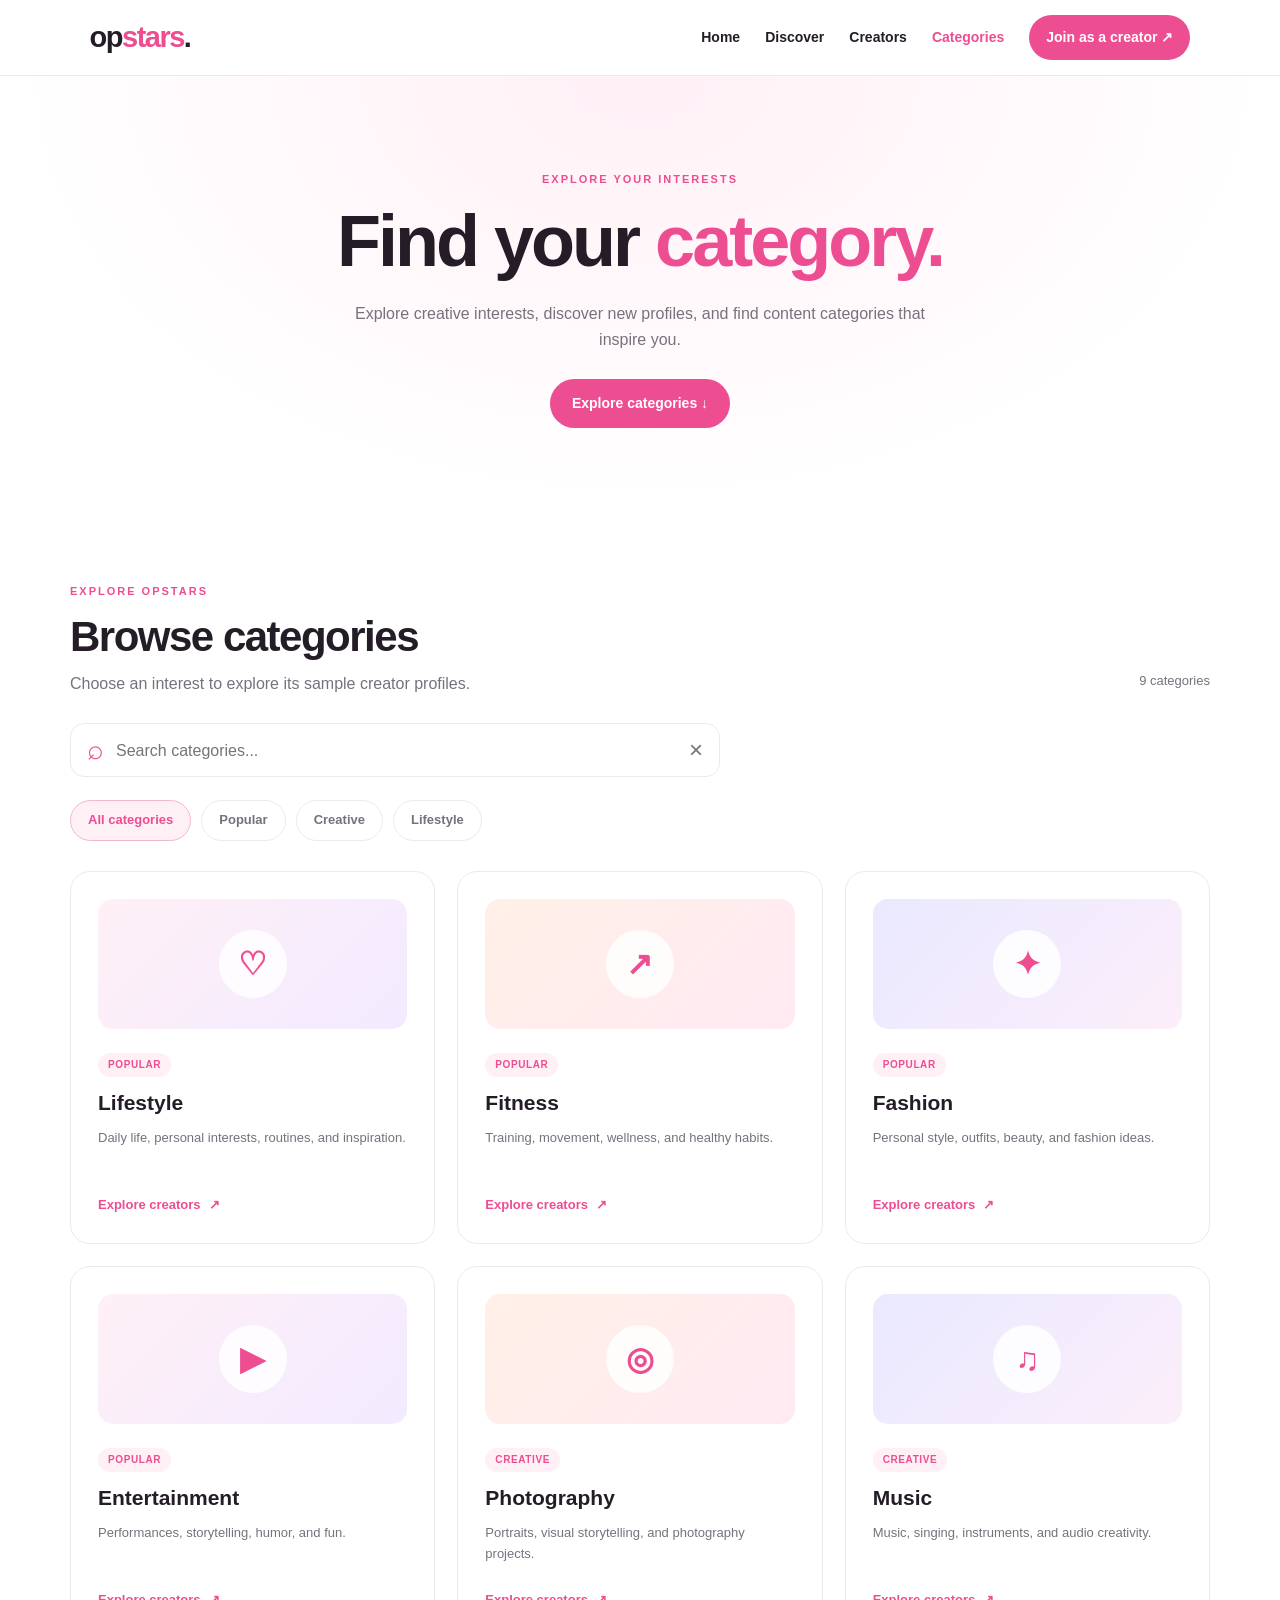
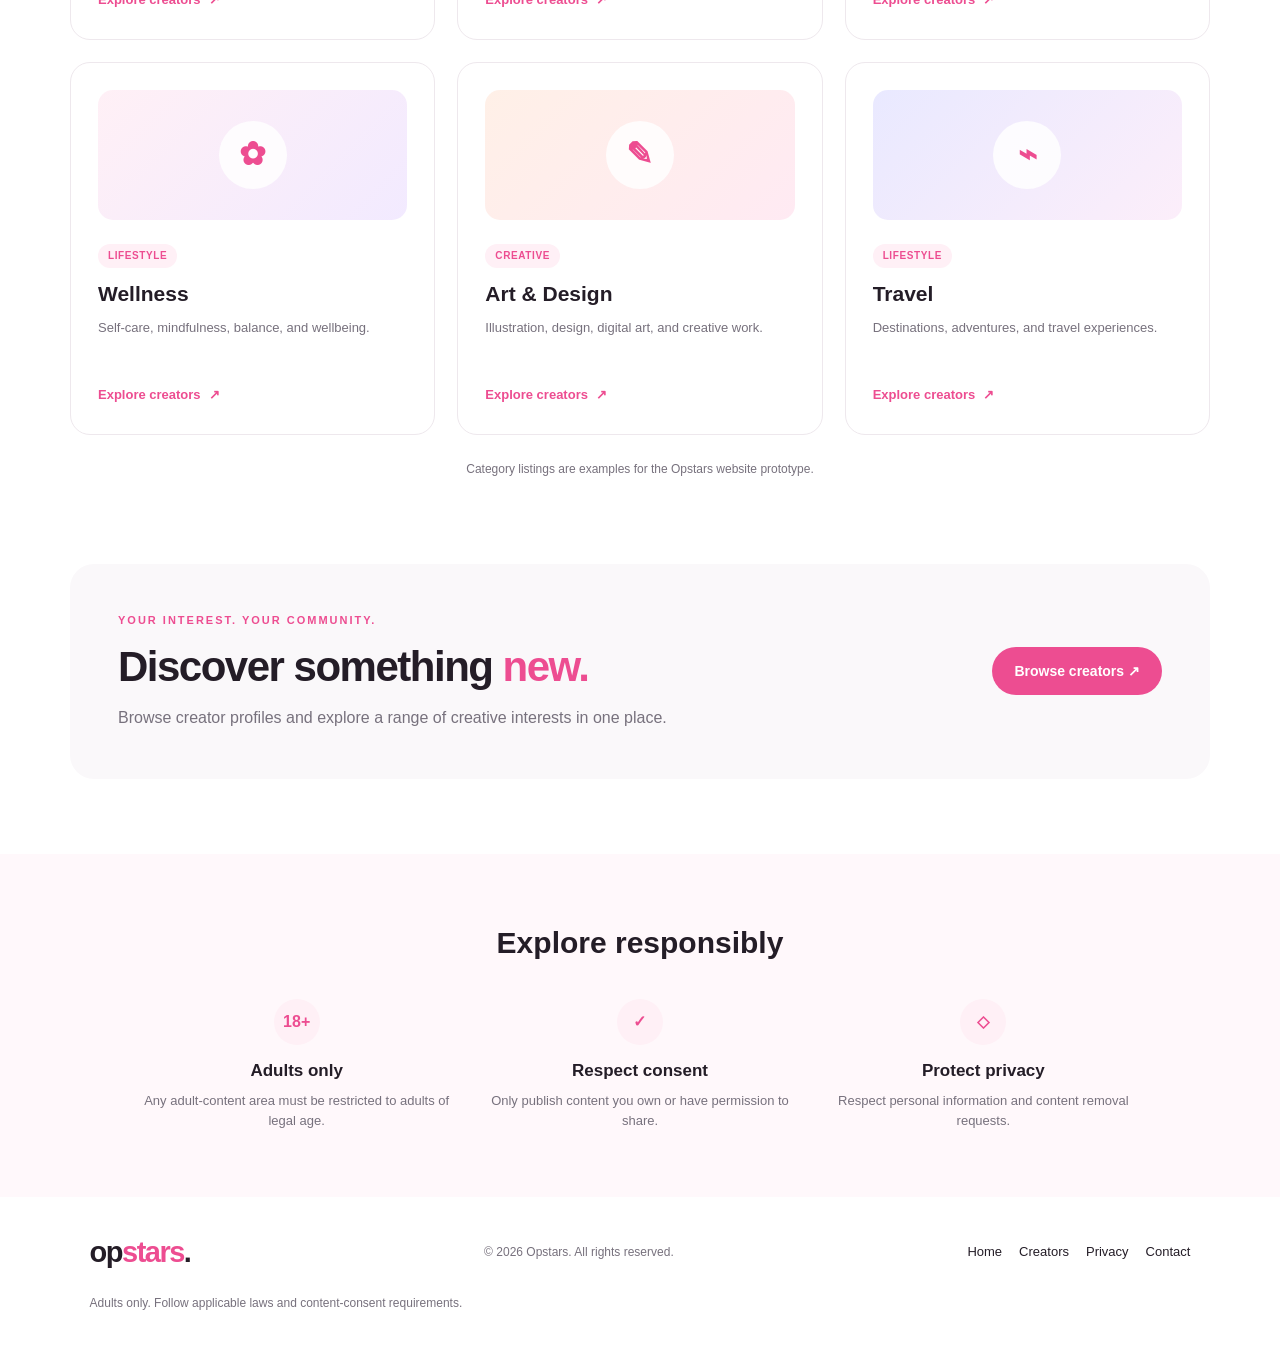
<file: categories.html>
<!DOCTYPE html>
<html lang="en">
<head>
  <meta charset="UTF-8">
  <meta name="viewport" content="width=device-width, initial-scale=1.0">
  <meta name="theme-color" content="#ffffff">
  <meta name="description" content="Explore creator categories on Opstars.">
  <title>Categories | Opstars</title>
  <link rel="stylesheet" href="categories.css">
  <script src="categories.js" defer></script>
</head>
<body>
  <header class="site-header">
    <a class="logo" href="index.html">op<span>stars</span>.</a>

    <button class="menu-toggle" id="menuToggle"
      aria-label="Toggle navigation" aria-expanded="false">☰</button>

    <nav id="mainNav">
      <a href="index.html">Home</a>
      <a href="index.html">Discover</a>
      <a href="creators.html">Creators</a>
      <a class="active" href="categories.html">Categories</a>
      <a class="join-link" href="index.html#join">Join as a creator ↗</a>
    </nav>
  </header>

  <main>
    <section class="hero">
      <p class="eyebrow">EXPLORE YOUR INTERESTS</p>
      <h1>Find your <span>category.</span></h1>
      <p>
        Explore creative interests, discover new profiles, and find
        content categories that inspire you.
      </p>
      <a href="#categoryDirectory" class="primary-button">
        Explore categories ↓
      </a>
    </section>

    <section class="category-section" id="categoryDirectory">
      <div class="section-heading">
        <div>
          <p class="eyebrow">EXPLORE OPSTARS</p>
          <h2>Browse categories</h2>
          <p>Choose an interest to explore its sample creator profiles.</p>
        </div>
        <span id="categoryCount" class="result-count">0 categories</span>
      </div>

      <label class="search-box">
        <span aria-hidden="true">⌕</span>
        <input id="categorySearch" type="search"
          placeholder="Search categories..."
          aria-label="Search categories">
        <button id="clearSearch" type="button"
          aria-label="Clear search">×</button>
      </label>

      <div class="filter-bar" aria-label="Category filters">
        <button class="filter active" data-filter="All">All categories</button>
        <button class="filter" data-filter="Popular">Popular</button>
        <button class="filter" data-filter="Creative">Creative</button>
        <button class="filter" data-filter="Lifestyle">Lifestyle</button>
      </div>

      <div class="category-grid" id="categoryGrid"></div>

      <div class="empty-state" id="emptyState" hidden>
        <div class="empty-icon">⌕</div>
        <h3>No categories found</h3>
        <p>Try a different search term or filter.</p>
        <button class="primary-button" id="resetFilters" type="button">
          Reset filters
        </button>
      </div>

      <p class="demo-note">
        Category listings are examples for the Opstars website prototype.
      </p>
    </section>

    <section class="creator-banner">
      <div>
        <p class="eyebrow">YOUR INTEREST. YOUR COMMUNITY.</p>
        <h2>Discover something <span>new.</span></h2>
        <p>
          Browse creator profiles and explore a range of creative
          interests in one place.
        </p>
      </div>
      <a href="creators.html" class="primary-button">
        Browse creators ↗
      </a>
    </section>

    <section class="safety-section">
      <h2>Explore responsibly</h2>
      <div class="safety-grid">
        <article>
          <span class="safety-icon">18+</span>
          <h3>Adults only</h3>
          <p>Any adult-content area must be restricted to adults of legal age.</p>
        </article>
        <article>
          <span class="safety-icon">✓</span>
          <h3>Respect consent</h3>
          <p>Only publish content you own or have permission to share.</p>
        </article>
        <article>
          <span class="safety-icon">◇</span>
          <h3>Protect privacy</h3>
          <p>Respect personal information and content removal requests.</p>
        </article>
      </div>
    </section>
  </main>

  <footer class="site-footer">
    <a class="logo" href="index.html">op<span>stars</span>.</a>
    <p>© <span id="year"></span> Opstars. All rights reserved.</p>
    <div class="footer-links">
      <a href="index.html">Home</a>
      <a href="creators.html">Creators</a>
      <a href="mailto:privacy@example.com">Privacy</a>
      <a href="mailto:support@example.com">Contact</a>
    </div>
    <small>Adults only. Follow applicable laws and content-consent requirements.</small>
  </footer>
</body>
</html>
</file>
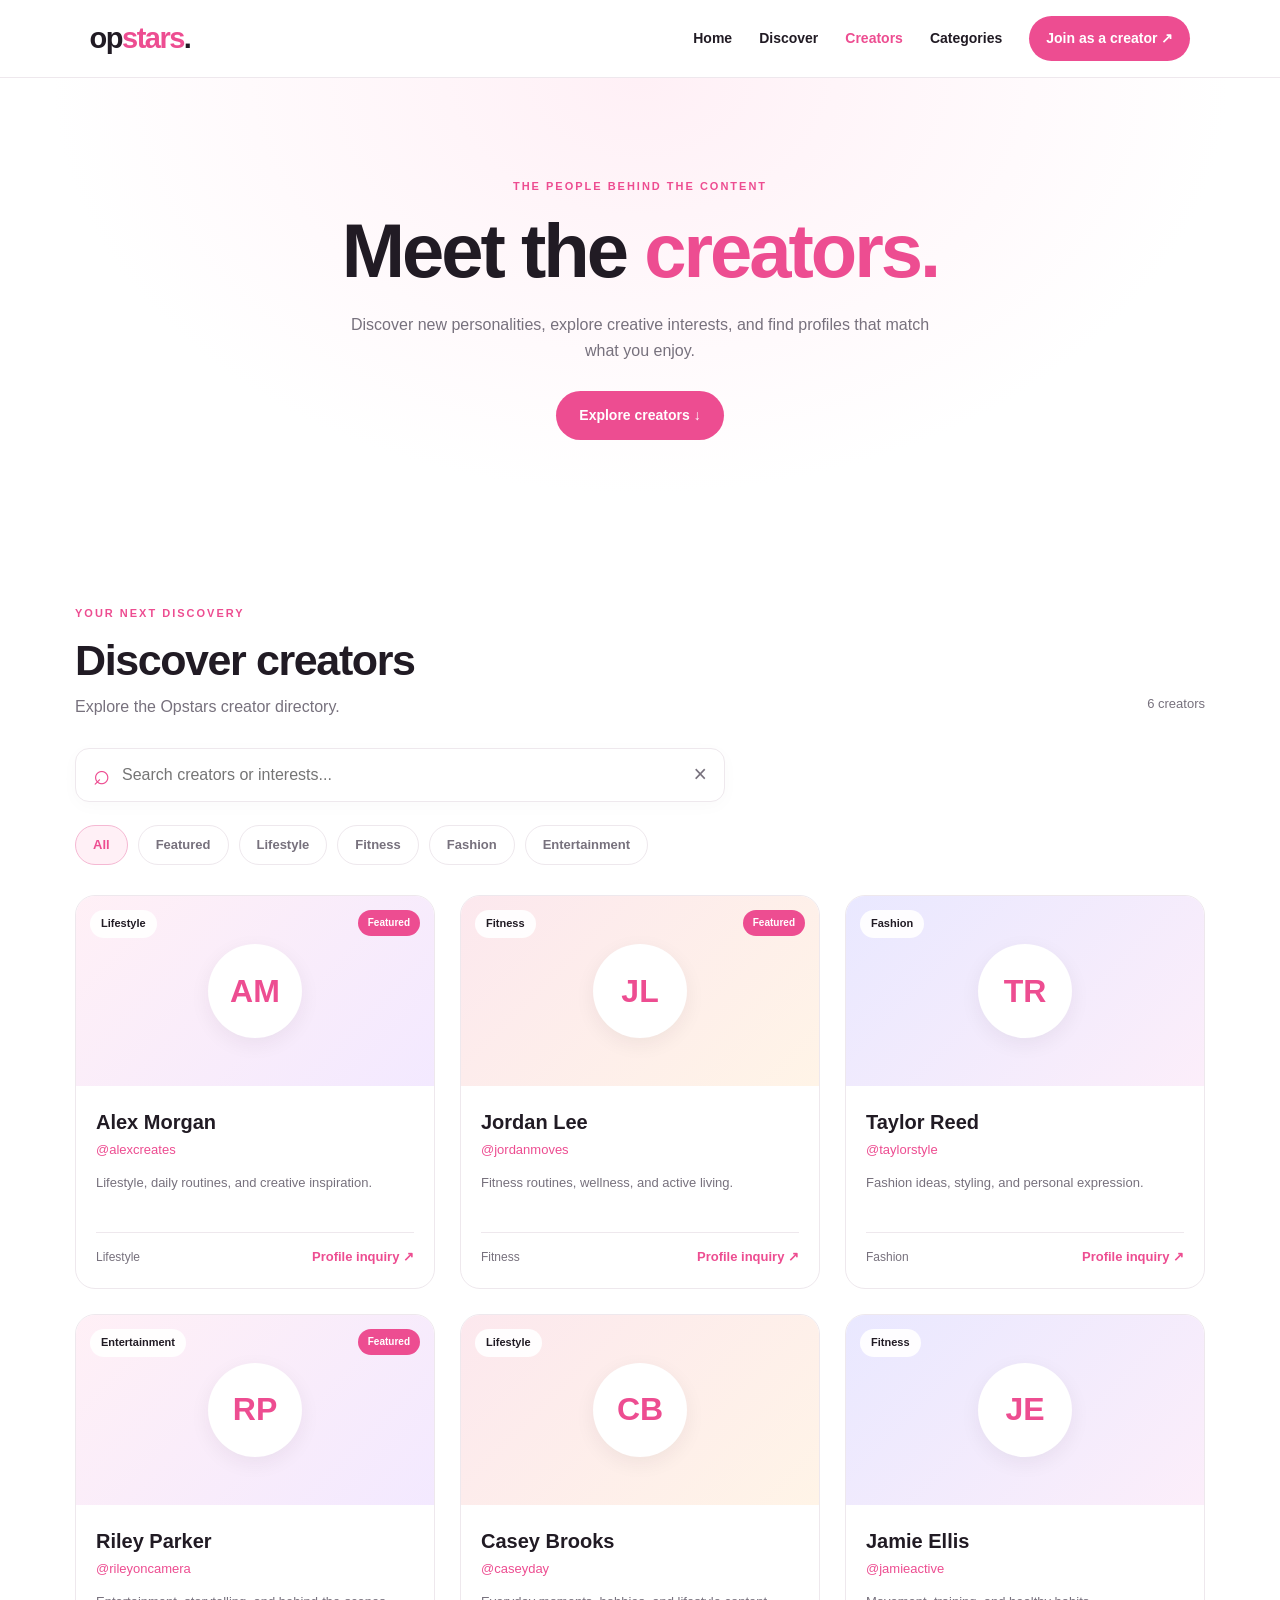
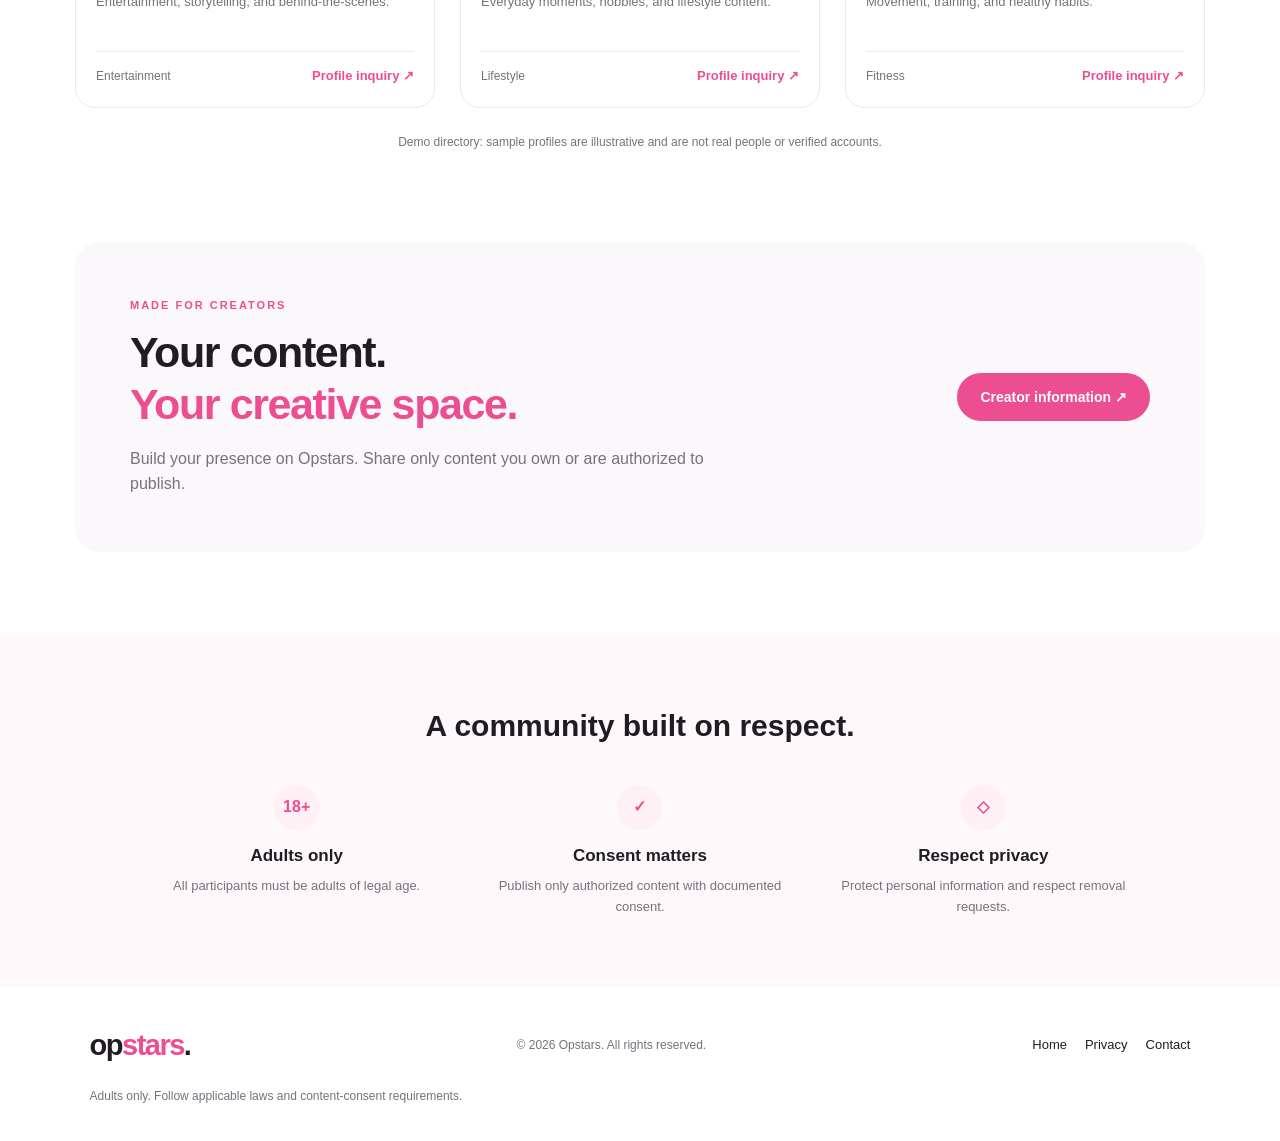
<file: creators.html>
<!DOCTYPE html>
<html lang="en">
<head>
  <meta charset="UTF-8">
  <meta name="viewport" content="width=device-width, initial-scale=1.0">
  <meta name="theme-color" content="#ffffff">
  <meta name="description" content="Discover creator profiles on Opstars.">
  <title>Creators | Opstars</title>
  <link rel="stylesheet" href="creators.css">
  <script src="creators.js" defer></script>
</head>
<body>
  <header class="site-header">
    <a class="logo" href="index.html">op<span>stars</span>.</a>

    <button class="menu-toggle" id="menuToggle"
      aria-label="Toggle navigation" aria-expanded="false">☰</button>

    <nav id="mainNav">
      <a href="index.html">Home</a>
      <a href="index.html#discover">Discover</a>
      <a class="active" href="creators.html">Creators</a>
      <a href="index.html#categories">Categories</a>
      <a class="join-link" href="index.html#join">Join as a creator ↗</a>
    </nav>
  </header>

  <main>
    <section class="hero">
      <p class="eyebrow">THE PEOPLE BEHIND THE CONTENT</p>
      <h1>Meet the <span>creators.</span></h1>
      <p>
        Discover new personalities, explore creative interests,
        and find profiles that match what you enjoy.
      </p>
      <a class="primary-button" href="#creatorDirectory">
        Explore creators ↓
      </a>
    </section>

    <section class="directory" id="creatorDirectory">
      <div class="section-heading">
        <div>
          <p class="eyebrow">YOUR NEXT DISCOVERY</p>
          <h2>Discover creators</h2>
          <p>Explore the Opstars creator directory.</p>
        </div>
        <span class="result-count" id="resultCount">0 creators</span>
      </div>

      <label class="search-box">
        <span aria-hidden="true">⌕</span>
        <input id="creatorSearch" type="search"
          placeholder="Search creators or interests..."
          aria-label="Search creators">
        <button id="clearSearch" type="button"
          aria-label="Clear search">×</button>
      </label>

      <div class="filters" id="categoryFilters"
        aria-label="Filter creators by category">
        <button class="filter active" data-category="All">All</button>
        <button class="filter" data-category="Featured">Featured</button>
        <button class="filter" data-category="Lifestyle">Lifestyle</button>
        <button class="filter" data-category="Fitness">Fitness</button>
        <button class="filter" data-category="Fashion">Fashion</button>
        <button class="filter" data-category="Entertainment">Entertainment</button>
      </div>

      <div class="creator-grid" id="creatorGrid"></div>

      <div class="empty-state" id="emptyState" hidden>
        <span class="empty-icon">⌕</span>
        <h3>No creators found</h3>
        <p>Try another search or choose a different category.</p>
        <button class="primary-button" id="resetFilters" type="button">
          Clear filters
        </button>
      </div>

      <p class="demo-note">
        Demo directory: sample profiles are illustrative and are not
        real people or verified accounts.
      </p>
    </section>

    <section class="join-section" id="join">
      <div>
        <p class="eyebrow">MADE FOR CREATORS</p>
        <h2>Your content.<br><span>Your creative space.</span></h2>
        <p>
          Build your presence on Opstars. Share only content you own
          or are authorized to publish.
        </p>
      </div>
      <a class="primary-button" href="index.html#join">
        Creator information ↗
      </a>
    </section>

    <section class="safety">
      <h2>A community built on respect.</h2>
      <div class="safety-grid">
        <article>
          <span>18+</span>
          <h3>Adults only</h3>
          <p>All participants must be adults of legal age.</p>
        </article>
        <article>
          <span>✓</span>
          <h3>Consent matters</h3>
          <p>Publish only authorized content with documented consent.</p>
        </article>
        <article>
          <span>◇</span>
          <h3>Respect privacy</h3>
          <p>Protect personal information and respect removal requests.</p>
        </article>
      </div>
    </section>
  </main>

  <footer class="site-footer">
    <a class="logo" href="index.html">op<span>stars</span>.</a>
    <p>© <span id="year"></span> Opstars. All rights reserved.</p>
    <div>
      <a href="index.html">Home</a>
      <a href="mailto:privacy@example.com">Privacy</a>
      <a href="mailto:support@example.com">Contact</a>
    </div>
    <small>Adults only. Follow applicable laws and content-consent requirements.</small>
  </footer>
</body>
</html>
</file>
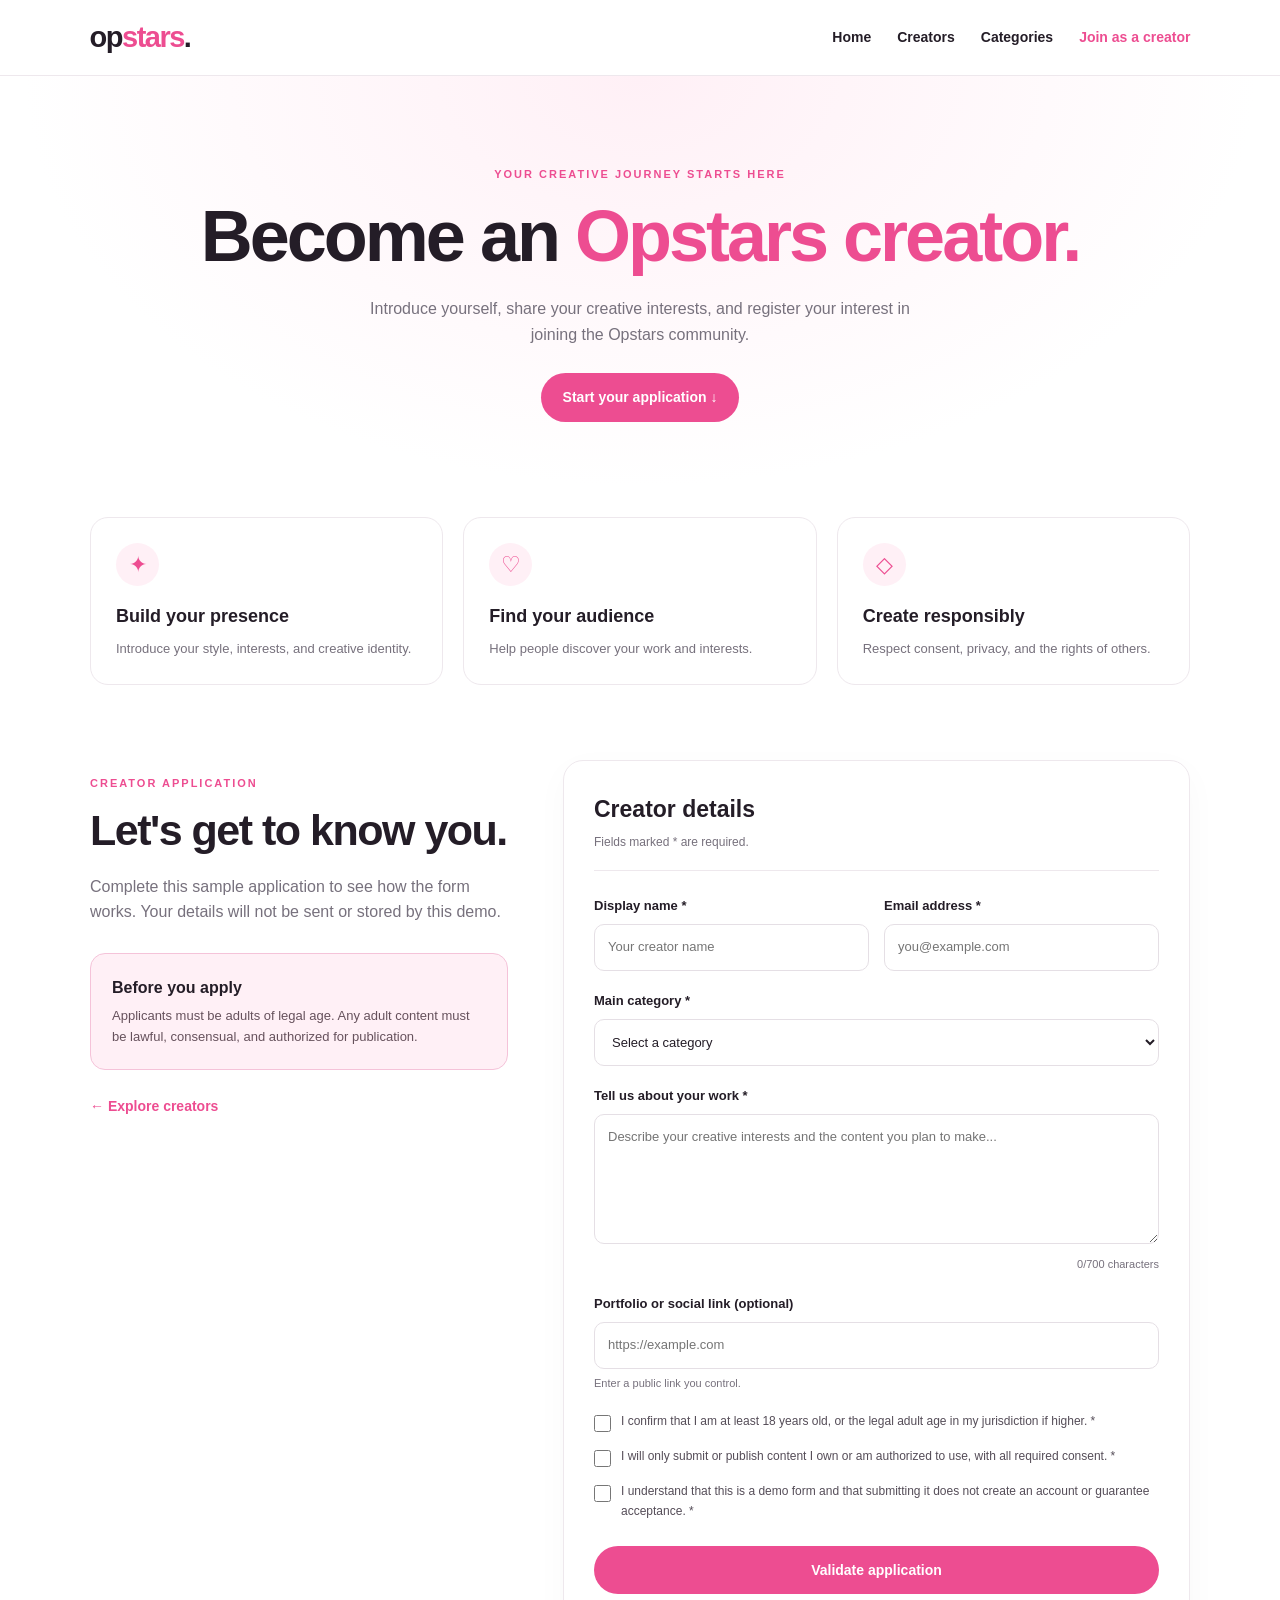
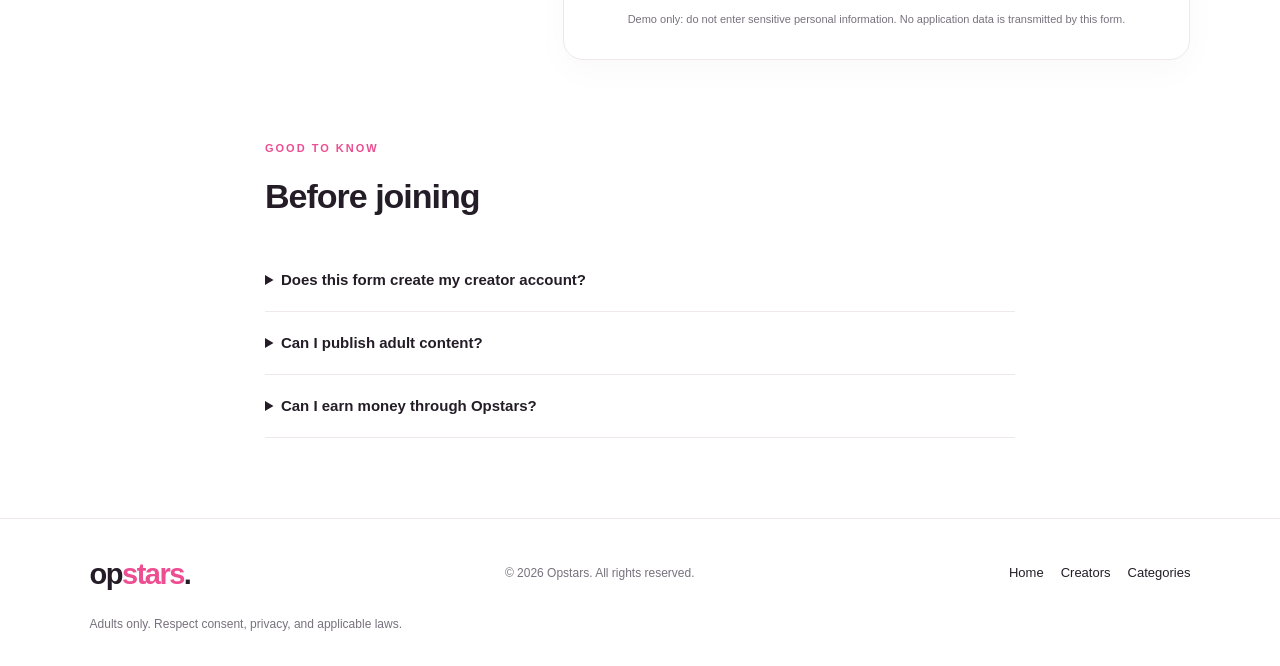
<file: join.html>
<!DOCTYPE html>
<html lang="en">
<head>
  <meta charset="UTF-8">
  <meta name="viewport" content="width=device-width, initial-scale=1">
  <meta name="theme-color" content="#ffffff">
  <meta name="description" content="Apply to become an Opstars creator.">
  <title>Join as a Creator | Opstars</title>
  <link rel="stylesheet" href="join.css">
  <script src="join.js" defer></script>
</head>
<body>
  <header class="site-header">
    <a class="logo" href="index.html">op<span>stars</span>.</a>

    <button class="menu-toggle" id="menuToggle"
      aria-label="Toggle navigation" aria-expanded="false">☰</button>

    <nav id="mainNav">
      <a href="index.html">Home</a>
      <a href="creators.html">Creators</a>
      <a href="categories.html">Categories</a>
      <a class="active" href="join.html">Join as a creator</a>
    </nav>
  </header>

  <main>
    <section class="hero">
      <p class="eyebrow">YOUR CREATIVE JOURNEY STARTS HERE</p>
      <h1>Become an <span>Opstars creator.</span></h1>
      <p>
        Introduce yourself, share your creative interests, and register
        your interest in joining the Opstars community.
      </p>
      <a href="#application" class="primary-button">Start your application ↓</a>
    </section>

    <section class="benefits">
      <article class="benefit-card">
        <span class="benefit-icon">✦</span>
        <h3>Build your presence</h3>
        <p>Introduce your style, interests, and creative identity.</p>
      </article>
      <article class="benefit-card">
        <span class="benefit-icon">♡</span>
        <h3>Find your audience</h3>
        <p>Help people discover your work and interests.</p>
      </article>
      <article class="benefit-card">
        <span class="benefit-icon">◇</span>
        <h3>Create responsibly</h3>
        <p>Respect consent, privacy, and the rights of others.</p>
      </article>
    </section>

    <section class="application-section" id="application">
      <div class="application-intro">
        <p class="eyebrow">CREATOR APPLICATION</p>
        <h2>Let's get to know you.</h2>
        <p>
          Complete this sample application to see how the form works.
          Your details will not be sent or stored by this demo.
        </p>

        <div class="notice">
          <strong>Before you apply</strong>
          <p>
            Applicants must be adults of legal age. Any adult content
            must be lawful, consensual, and authorized for publication.
          </p>
        </div>

        <a class="back-link" href="creators.html">← Explore creators</a>
      </div>

      <form class="application-form" id="creatorForm">
        <div class="form-heading">
          <h3>Creator details</h3>
          <p>Fields marked * are required.</p>
        </div>

        <div class="field-row">
          <div class="field">
            <label for="creatorName">Display name *</label>
            <input id="creatorName" name="creatorName"
              type="text" maxlength="60" autocomplete="nickname"
              placeholder="Your creator name" required>
          </div>

          <div class="field">
            <label for="creatorEmail">Email address *</label>
            <input id="creatorEmail" name="creatorEmail"
              type="email" maxlength="254" autocomplete="email"
              placeholder="you@example.com" required>
          </div>
        </div>

        <div class="field">
          <label for="creatorCategory">Main category *</label>
          <select id="creatorCategory" name="creatorCategory" required>
            <option value="">Select a category</option>
            <option value="Lifestyle">Lifestyle</option>
            <option value="Fitness">Fitness</option>
            <option value="Fashion">Fashion</option>
            <option value="Entertainment">Entertainment</option>
            <option value="Photography">Photography</option>
            <option value="Music">Music</option>
            <option value="Wellness">Wellness</option>
            <option value="Art & Design">Art & Design</option>
            <option value="Other">Other</option>
          </select>
        </div>

        <div class="field">
          <label for="creatorBio">Tell us about your work *</label>
          <textarea id="creatorBio" name="creatorBio"
            rows="5" maxlength="700"
            placeholder="Describe your creative interests and the content you plan to make..."
            required></textarea>
          <div class="character-count">
            <span id="bioCount">0</span>/700 characters
          </div>
        </div>

        <div class="field">
          <label for="creatorLink">Portfolio or social link (optional)</label>
          <input id="creatorLink" name="creatorLink" type="url"
            maxlength="500" placeholder="https://example.com">
          <small>Enter a public link you control.</small>
        </div>

        <div class="check-group">
          <label class="check-label">
            <input type="checkbox" id="adultConfirm" required>
            <span>I confirm that I am at least 18 years old, or the legal adult age in my jurisdiction if higher. *</span>
          </label>

          <label class="check-label">
            <input type="checkbox" id="rightsConfirm" required>
            <span>I will only submit or publish content I own or am authorized to use, with all required consent. *</span>
          </label>

          <label class="check-label">
            <input type="checkbox" id="termsConfirm" required>
            <span>I understand that this is a demo form and that submitting it does not create an account or guarantee acceptance. *</span>
          </label>
        </div>

        <button type="submit" class="primary-button submit-button">
          Validate application
        </button>

        <p class="form-message" id="formMessage" role="status" aria-live="polite"></p>

        <p class="privacy-note">
          Demo only: do not enter sensitive personal information.
          No application data is transmitted by this form.
        </p>
      </form>
    </section>

    <section class="faq-section">
      <p class="eyebrow">GOOD TO KNOW</p>
      <h2>Before joining</h2>

      <details>
        <summary>Does this form create my creator account?</summary>
        <p>
          No. It validates the information in your browser only.
          A secure backend and account system are needed to register creators.
        </p>
      </details>

      <details>
        <summary>Can I publish adult content?</summary>
        <p>
          Only where permitted by the hosting provider and applicable laws.
          Content must involve consenting adults, be authorized for publication,
          and meet all required age-verification and moderation rules.
        </p>
      </details>

      <details>
        <summary>Can I earn money through Opstars?</summary>
        <p>
          Monetization is not connected in this prototype. It requires
          approved payment services, appropriate creator verification,
          and secure backend development.
        </p>
      </details>
    </section>
  </main>

  <footer class="site-footer">
    <a class="logo" href="index.html">op<span>stars</span>.</a>
    <p>© <span id="year"></span> Opstars. All rights reserved.</p>
    <div>
      <a href="index.html">Home</a>
      <a href="creators.html">Creators</a>
      <a href="categories.html">Categories</a>
    </div>
    <small>Adults only. Respect consent, privacy, and applicable laws.</small>
  </footer>
</body>
</html>
</file>
<file: categories.css>
:root {
  --ink: #241d27;
  --muted: #77717d;
  --pink: #ed4d91;
  --pink-dark: #d9377b;
  --pink-light: #fff0f6;
  --line: #eee8ed;
  --surface: #faf8fa;
  --white: #ffffff;
}

* {
  box-sizing: border-box;
  margin: 0;
  padding: 0;
}

html {
  scroll-behavior: smooth;
  scroll-padding-top: 90px;
}

body {
  font-family: Arial, Helvetica, sans-serif;
  color: var(--ink);
  background: var(--white);
  line-height: 1.6;
}

a {
  color: inherit;
  text-decoration: none;
}

button,
input {
  font: inherit;
}

button {
  cursor: pointer;
}

.site-header {
  min-height: 76px;
  padding: 0 7%;
  display: flex;
  align-items: center;
  justify-content: space-between;
  gap: 20px;
  background: #ffffff;
  border-bottom: 1px solid var(--line);
  position: sticky;
  top: 0;
  z-index: 10;
}

.logo {
  font-size: 29px;
  font-weight: 900;
  letter-spacing: -1.5px;
  white-space: nowrap;
}

.logo span,
.hero h1 span,
.creator-banner h2 span {
  color: var(--pink);
}

.site-header nav {
  display: flex;
  align-items: center;
  gap: 25px;
  font-size: 14px;
  font-weight: 600;
}

.site-header nav a:hover,
.site-header nav a.active {
  color: var(--pink);
}

.site-header nav .join-link {
  padding: 11px 17px;
  border-radius: 30px;
  background: var(--pink);
  color: white;
}

.site-header nav .join-link:hover {
  background: var(--pink-dark);
}

.menu-toggle {
  display: none;
  background: none;
  border: none;
  font-size: 26px;
}

.hero {
  padding: 95px 22px 85px;
  text-align: center;
  background:
    radial-gradient(ellipse at 50% 0%, #fff0f6 0%, transparent 68%),
    #ffffff;
}

.eyebrow {
  margin-bottom: 12px;
  color: var(--pink);
  font-size: 11px;
  font-weight: 800;
  letter-spacing: 2px;
}

.hero h1 {
  font-size: clamp(42px, 7vw, 72px);
  letter-spacing: -3px;
  line-height: 1.12;
  margin-bottom: 20px;
}

.hero > p:not(.eyebrow) {
  max-width: 590px;
  margin: 0 auto 27px;
  color: var(--muted);
  font-size: 16px;
}

.primary-button {
  display: inline-flex;
  align-items: center;
  justify-content: center;
  border: none;
  border-radius: 30px;
  padding: 13px 22px;
  background: var(--pink);
  color: white;
  font-size: 14px;
  font-weight: 700;
  transition: background 0.2s, transform 0.2s;
}

.primary-button:hover {
  background: var(--pink-dark);
  transform: translateY(-2px);
}

.category-section {
  max-width: 1190px;
  margin: auto;
  padding: 70px 25px 85px;
}

.section-heading {
  display: flex;
  justify-content: space-between;
  align-items: end;
  gap: 20px;
  margin-bottom: 27px;
}

.section-heading h2,
.creator-banner h2 {
  font-size: clamp(30px, 4vw, 42px);
  line-height: 1.2;
  letter-spacing: -1.5px;
}

.section-heading p:not(.eyebrow) {
  color: var(--muted);
  margin-top: 8px;
}

.result-count {
  color: var(--muted);
  font-size: 13px;
  white-space: nowrap;
  padding-bottom: 5px;
}

.search-box {
  max-width: 650px;
  height: 54px;
  display: flex;
  align-items: center;
  gap: 12px;
  padding: 0 16px;
  border: 1px solid var(--line);
  border-radius: 14px;
  background: white;
}

.search-box > span {
  color: var(--pink);
  font-size: 28px;
}

.search-box input {
  min-width: 0;
  flex: 1;
  border: none;
  outline: none;
  background: transparent;
  color: var(--ink);
}

.search-box button {
  border: none;
  background: transparent;
  color: var(--muted);
  font-size: 24px;
}

.filter-bar {
  display: flex;
  flex-wrap: wrap;
  gap: 10px;
  margin: 23px 0 30px;
}

.filter {
  border: 1px solid var(--line);
  border-radius: 25px;
  padding: 9px 17px;
  background: white;
  color: var(--muted);
  font-size: 13px;
  font-weight: 700;
  transition: 0.2s;
}

.filter:hover,
.filter.active {
  color: var(--pink);
  background: var(--pink-light);
  border-color: #f3b6d1;
}

.category-grid {
  display: grid;
  grid-template-columns: repeat(3, minmax(0, 1fr));
  gap: 22px;
}

.category-card {
  min-width: 0;
  padding: 27px;
  border: 1px solid var(--line);
  border-radius: 20px;
  background: white;
  transition: transform 0.2s, box-shadow 0.2s;
}

.category-card:hover {
  transform: translateY(-5px);
  box-shadow: 0 14px 35px #2414240d;
}

.category-art {
  height: 130px;
  display: flex;
  align-items: center;
  justify-content: center;
  border-radius: 15px;
  margin-bottom: 21px;
  background: linear-gradient(135deg, #fff0f6, #f2eaff);
}

.category-card:nth-child(3n + 2) .category-art {
  background: linear-gradient(135deg, #fff0e7, #ffeaf3);
}

.category-card:nth-child(3n) .category-art {
  background: linear-gradient(135deg, #e9e9ff, #fceefa);
}

.category-icon {
  width: 68px;
  height: 68px;
  display: flex;
  align-items: center;
  justify-content: center;
  border-radius: 50%;
  background: #ffffffd9;
  color: var(--pink);
  font-size: 32px;
  font-weight: 800;
}

.category-label {
  display: inline-block;
  margin-bottom: 9px;
  padding: 4px 10px;
  border-radius: 20px;
  background: var(--pink-light);
  color: var(--pink);
  font-size: 10px;
  font-weight: 800;
  text-transform: uppercase;
  letter-spacing: 0.6px;
}

.category-card h3 {
  margin-bottom: 8px;
  font-size: 21px;
}

.category-card p {
  min-height: 44px;
  margin-bottom: 19px;
  color: var(--muted);
  font-size: 13px;
}

.category-link {
  display: inline-flex;
  align-items: center;
  gap: 8px;
  color: var(--pink);
  font-size: 13px;
  font-weight: 700;
}

.category-link:hover {
  color: var(--pink-dark);
  text-decoration: underline;
}

.empty-state {
  padding: 50px 15px;
  text-align: center;
}

.empty-state[hidden] {
  display: none;
}

.empty-icon {
  color: var(--pink);
  font-size: 40px;
}

.empty-state h3 {
  margin: 8px 0;
  font-size: 23px;
}

.empty-state p {
  margin-bottom: 18px;
  color: var(--muted);
}

.demo-note {
  margin-top: 25px;
  color: var(--muted);
  font-size: 12px;
  text-align: center;
}

.creator-banner {
  max-width: 1140px;
  margin: 0 auto 75px;
  padding: 48px;
  display: flex;
  align-items: center;
  justify-content: space-between;
  gap: 30px;
  border-radius: 24px;
  background: var(--surface);
}

.creator-banner > div {
  max-width: 600px;
}

.creator-banner h2 {
  margin-bottom: 13px;
}

.creator-banner > div > p:last-child {
  color: var(--muted);
}

.creator-banner .primary-button {
  flex-shrink: 0;
}

.safety-section {
  padding: 65px 7%;
  background: #fff8fb;
  text-align: center;
}

.safety-section > h2 {
  margin-bottom: 32px;
  font-size: 30px;
}

.safety-grid {
  display: grid;
  grid-template-columns: repeat(3, minmax(0, 1fr));
  gap: 30px;
  max-width: 1000px;
  margin: auto;
}

.safety-icon {
  width: 46px;
  height: 46px;
  display: inline-flex;
  align-items: center;
  justify-content: center;
  margin-bottom: 12px;
  border-radius: 50%;
  background: var(--pink-light);
  color: var(--pink);
  font-weight: 900;
}

.safety-grid h3 {
  margin-bottom: 7px;
  font-size: 17px;
}

.safety-grid p {
  color: var(--muted);
  font-size: 13px;
}

.site-footer {
  padding: 32px 7%;
  display: flex;
  align-items: center;
  justify-content: space-between;
  flex-wrap: wrap;
  gap: 18px;
}

.site-footer p,
.site-footer small {
  color: var(--muted);
  font-size: 12px;
}

.footer-links {
  display: flex;
  flex-wrap: wrap;
  gap: 17px;
  font-size: 13px;
}

.footer-links a:hover {
  color: var(--pink);
}

.site-footer small {
  flex-basis: 100%;
}

@media (max-width: 900px) {
  .site-header {
    padding: 0 5%;
  }

  .site-header nav {
    gap: 14px;
    font-size: 12px;
  }

  .category-grid {
    grid-template-columns: repeat(2, minmax(0, 1fr));
  }

  .creator-banner {
    margin-right: 20px;
    margin-left: 20px;
    padding: 35px;
  }
}

@media (max-width: 650px) {
  .site-header {
    min-height: 68px;
  }

  .menu-toggle {
    display: block;
  }

  .site-header nav {
    display: none;
    position: absolute;
    top: 68px;
    left: 0;
    right: 0;
    padding: 20px 6%;
    flex-direction: column;
    align-items: stretch;
    gap: 18px;
    background: white;
    border-bottom: 1px solid var(--line);
  }

  .site-header nav.open {
    display: flex;
  }

  .site-header nav .join-link {
    text-align: center;
  }

  .hero {
    padding: 70px 20px;
  }

  .hero h1 {
    letter-spacing: -2px;
  }

  .category-section {
    padding: 50px 18px 65px;
  }

  .section-heading {
    align-items: flex-start;
    flex-direction: column;
    gap: 10px;
  }

  .category-grid {
    grid-template-columns: 1fr;
    gap: 17px;
  }

  .category-card {
    padding: 20px;
  }

  .creator-banner {
    flex-direction: column;
    align-items: flex-start;
    padding: 29px 24px;
  }

  .safety-section {
    padding: 50px 22px;
  }

  .safety-grid {
    grid-template-columns: 1fr;
    gap: 27px;
  }

  .site-footer {
    align-items: flex-start;
    flex-direction: column;
    padding: 28px 22px;
  }
}
</file>
<file: creators.css>
:root {
  --ink: #211b24;
  --muted: #77717d;
  --pink: #ed4d91;
  --pink-light: #fff0f6;
  --line: #eee8ed;
  --white: #ffffff;
  --surface: #faf8fa;
}

* {
  box-sizing: border-box;
  margin: 0;
  padding: 0;
}

html {
  scroll-behavior: smooth;
  scroll-padding-top: 90px;
}

body {
  font-family: Arial, Helvetica, sans-serif;
  color: var(--ink);
  background: var(--white);
  line-height: 1.6;
}

a {
  color: inherit;
  text-decoration: none;
}

button, input {
  font: inherit;
}

button, a {
  -webkit-tap-highlight-color: transparent;
}

.site-header {
  height: 78px;
  padding: 0 7%;
  display: flex;
  align-items: center;
  justify-content: space-between;
  border-bottom: 1px solid var(--line);
  background: rgba(255, 255, 255, 0.97);
  position: sticky;
  top: 0;
  z-index: 20;
}

.logo {
  font-size: 29px;
  font-weight: 900;
  letter-spacing: -1.5px;
}

.logo span, .hero h1 span, .join-section h2 span {
  color: var(--pink);
}

.site-header nav {
  display: flex;
  align-items: center;
  gap: 27px;
  font-size: 14px;
  font-weight: 600;
}

.site-header nav a {
  transition: color 0.2s;
}

.site-header nav a:hover,
.site-header nav a.active {
  color: var(--pink);
}

.site-header nav .join-link {
  background: var(--pink);
  color: white;
  padding: 11px 17px;
  border-radius: 30px;
}

.menu-toggle {
  display: none;
  background: none;
  border: 0;
  font-size: 26px;
  cursor: pointer;
}

.hero {
  padding: 100px 20px 90px;
  text-align: center;
  background:
    radial-gradient(ellipse at 50% 0%, #fff0f6 0%, transparent 65%),
    white;
}

.eyebrow {
  color: var(--pink);
  font-size: 11px;
  font-weight: 800;
  letter-spacing: 2px;
  margin-bottom: 13px;
}

.hero h1 {
  font-size: clamp(42px, 7vw, 76px);
  letter-spacing: -3px;
  line-height: 1.1;
  margin-bottom: 20px;
}

.hero > p:not(.eyebrow) {
  max-width: 580px;
  margin: 0 auto 28px;
  color: var(--muted);
  font-size: 16px;
}

.primary-button {
  display: inline-flex;
  align-items: center;
  justify-content: center;
  border: 0;
  background: var(--pink);
  color: white;
  padding: 13px 23px;
  border-radius: 30px;
  font-size: 14px;
  font-weight: 700;
  cursor: pointer;
  transition: transform 0.2s, background 0.2s;
}

.primary-button:hover {
  background: #d9377b;
  transform: translateY(-2px);
}

.directory {
  max-width: 1180px;
  margin: auto;
  padding: 75px 25px 90px;
}

.section-heading {
  display: flex;
  align-items: end;
  justify-content: space-between;
  gap: 20px;
  margin-bottom: 28px;
}

.section-heading h2,
.join-section h2 {
  font-size: clamp(30px, 4vw, 43px);
  letter-spacing: -1.4px;
  line-height: 1.2;
}

.section-heading p:not(.eyebrow) {
  color: var(--muted);
  margin-top: 7px;
}

.result-count {
  color: var(--muted);
  font-size: 13px;
  white-space: nowrap;
  padding-bottom: 5px;
}

.search-box {
  height: 54px;
  border: 1px solid var(--line);
  border-radius: 14px;
  display: flex;
  align-items: center;
  gap: 12px;
  padding: 0 17px;
  max-width: 650px;
  background: white;
  box-shadow: 0 4px 18px #24142406;
}

.search-box > span {
  font-size: 29px;
  color: var(--pink);
}

.search-box input {
  flex: 1;
  min-width: 0;
  border: 0;
  outline: none;
  color: var(--ink);
  background: transparent;
}

.search-box button {
  border: 0;
  background: transparent;
  color: var(--muted);
  cursor: pointer;
  font-size: 23px;
}

.filters {
  display: flex;
  flex-wrap: wrap;
  gap: 10px;
  margin: 23px 0 30px;
}

.filter {
  border: 1px solid var(--line);
  border-radius: 25px;
  background: white;
  color: var(--muted);
  padding: 9px 17px;
  font-size: 13px;
  font-weight: 700;
  cursor: pointer;
  transition: 0.2s;
}

.filter:hover, .filter.active {
  background: var(--pink-light);
  color: var(--pink);
  border-color: #f5b8d3;
}

.creator-grid {
  display: grid;
  grid-template-columns: repeat(3, minmax(0, 1fr));
  gap: 25px;
}

.creator-card {
  min-width: 0;
  overflow: hidden;
  border: 1px solid var(--line);
  border-radius: 20px;
  background: white;
  transition: transform 0.2s, box-shadow 0.2s;
}

.creator-card:hover {
  transform: translateY(-5px);
  box-shadow: 0 15px 35px #2612220d;
}

.creator-cover {
  min-height: 190px;
  display: flex;
  align-items: center;
  justify-content: center;
  position: relative;
  background: linear-gradient(135deg, #fff0f6, #f3e9ff);
}

.creator-card:nth-child(3n + 2) .creator-cover {
  background: linear-gradient(135deg, #fce8ee, #fff4e7);
}

.creator-card:nth-child(3n) .creator-cover {
  background: linear-gradient(135deg, #e9e8ff, #fceefa);
}

.creator-avatar {
  width: 94px;
  height: 94px;
  border-radius: 50%;
  display: flex;
  align-items: center;
  justify-content: center;
  background: white;
  border: 5px solid #ffffffb8;
  box-shadow: 0 6px 20px #33203010;
  font-size: 32px;
  font-weight: 900;
  color: var(--pink);
}

.category-tag {
  position: absolute;
  top: 14px;
  left: 14px;
  background: #ffffffed;
  padding: 5px 11px;
  border-radius: 20px;
  font-size: 11px;
  font-weight: 700;
}

.featured-tag {
  position: absolute;
  top: 14px;
  right: 14px;
  background: var(--pink);
  color: white;
  padding: 5px 10px;
  border-radius: 20px;
  font-size: 10px;
  font-weight: 700;
}

.creator-info {
  padding: 20px;
}

.creator-info h3 {
  font-size: 20px;
  margin-bottom: 2px;
}

.creator-handle {
  font-size: 13px;
  color: var(--pink);
  margin-bottom: 12px;
}

.creator-bio {
  color: var(--muted);
  font-size: 13px;
  min-height: 42px;
  margin-bottom: 17px;
}

.creator-bottom {
  display: flex;
  justify-content: space-between;
  align-items: center;
  gap: 10px;
  padding-top: 14px;
  border-top: 1px solid var(--line);
}

.creator-category {
  color: var(--muted);
  font-size: 12px;
}

.profile-link {
  color: var(--pink);
  font-weight: 700;
  font-size: 13px;
}

.profile-link:hover {
  text-decoration: underline;
}

.empty-state {
  text-align: center;
  padding: 55px 15px;
}

.empty-state[hidden] {
  display: none;
}

.empty-icon {
  font-size: 42px;
  color: var(--pink);
}

.empty-state h3 {
  font-size: 23px;
  margin: 8px 0;
}

.empty-state p {
  color: var(--muted);
  margin-bottom: 20px;
}

.demo-note {
  margin-top: 25px;
  color: var(--muted);
  font-size: 12px;
  text-align: center;
}

.join-section {
  margin: 0 auto 80px;
  max-width: 1130px;
  padding: 55px;
  border-radius: 25px;
  background: var(--surface);
  display: flex;
  align-items: center;
  justify-content: space-between;
  gap: 35px;
}

.join-section > div {
  max-width: 600px;
}

.join-section h2 {
  margin-bottom: 15px;
}

.join-section > div > p:last-child {
  color: var(--muted);
}

.join-section .primary-button {
  flex-shrink: 0;
}

.safety {
  padding: 70px 7%;
  background: #fff8fb;
  text-align: center;
}

.safety > h2 {
  font-size: 30px;
  margin-bottom: 35px;
}

.safety-grid {
  display: grid;
  grid-template-columns: repeat(3, 1fr);
  gap: 30px;
  max-width: 1000px;
  margin: auto;
}

.safety-grid article span {
  display: inline-flex;
  align-items: center;
  justify-content: center;
  width: 45px;
  height: 45px;
  border-radius: 50%;
  background: var(--pink-light);
  color: var(--pink);
  font-weight: 900;
  margin-bottom: 12px;
}

.safety-grid h3 {
  font-size: 17px;
  margin-bottom: 7px;
}

.safety-grid p {
  font-size: 13px;
  color: var(--muted);
}

.site-footer {
  display: flex;
  align-items: center;
  justify-content: space-between;
  flex-wrap: wrap;
  gap: 18px;
  padding: 35px 7%;
}

.site-footer p, .site-footer small {
  color: var(--muted);
  font-size: 12px;
}

.site-footer div {
  display: flex;
  gap: 18px;
  font-size: 13px;
}

.site-footer div a:hover {
  color: var(--pink);
}

.site-footer small {
  flex-basis: 100%;
}

@media (max-width: 900px) {
  .site-header {
    padding: 0 5%;
  }

  .site-header nav {
    gap: 15px;
    font-size: 12px;
  }

  .creator-grid {
    grid-template-columns: repeat(2, minmax(0, 1fr));
  }

  .join-section {
    margin: 0 20px 60px;
    padding: 35px;
  }
}

@media (max-width: 650px) {
  .site-header {
    height: 68px;
  }

  .menu-toggle {
    display: block;
  }

  .site-header nav {
    display: none;
    position: absolute;
    top: 68px;
    left: 0;
    right: 0;
    padding: 20px 6%;
    background: white;
    border-bottom: 1px solid var(--line);
    flex-direction: column;
    align-items: stretch;
    gap: 18px;
  }

  .site-header nav.open {
    display: flex;
  }

  .site-header nav .join-link {
    text-align: center;
  }

  .hero {
    padding: 75px 22px;
  }

  .hero h1 {
    letter-spacing: -2px;
  }

  .directory {
    padding: 55px 18px;
  }

  .section-heading {
    align-items: start;
    flex-direction: column;
    gap: 10px;
  }

  .creator-grid {
    grid-template-columns: 1fr;
    gap: 18px;
  }

  .creator-cover {
    min-height: 175px;
  }

  .join-section {
    flex-direction: column;
    align-items: flex-start;
    padding: 30px 24px;
  }

  .safety {
    padding: 55px 22px;
  }

  .safety-grid {
    grid-template-columns: 1fr;
    gap: 27px;
  }

  .site-footer {
    flex-direction: column;
    align-items: flex-start;
    padding: 30px 22px;
  }
}
</file>
<file: join.css>
:root {
  --ink: #241d27;
  --muted: #77717d;
  --pink: #ed4d91;
  --pink-dark: #d9377b;
  --pink-light: #fff0f6;
  --line: #eee8ed;
  --surface: #faf8fa;
  --white: #ffffff;
}

* {
  box-sizing: border-box;
  margin: 0;
  padding: 0;
}

html {
  scroll-behavior: smooth;
  scroll-padding-top: 90px;
}

body {
  font-family: Arial, Helvetica, sans-serif;
  color: var(--ink);
  background: var(--white);
  line-height: 1.6;
}

a {
  color: inherit;
  text-decoration: none;
}

button,
input,
select,
textarea {
  font: inherit;
}

.site-header {
  min-height: 76px;
  padding: 0 7%;
  display: flex;
  align-items: center;
  justify-content: space-between;
  gap: 20px;
  border-bottom: 1px solid var(--line);
  background: white;
  position: sticky;
  top: 0;
  z-index: 10;
}

.logo {
  font-size: 29px;
  font-weight: 900;
  letter-spacing: -1.5px;
}

.logo span,
.hero h1 span {
  color: var(--pink);
}

.site-header nav {
  display: flex;
  align-items: center;
  gap: 26px;
  font-size: 14px;
  font-weight: 600;
}

.site-header nav a:hover,
.site-header nav a.active {
  color: var(--pink);
}

.menu-toggle {
  display: none;
  background: none;
  border: none;
  font-size: 26px;
  cursor: pointer;
}

.hero {
  padding: 90px 22px 80px;
  text-align: center;
  background:
    radial-gradient(ellipse at 50% 0%, #fff0f6 0%, transparent 68%),
    white;
}

.eyebrow {
  margin-bottom: 12px;
  color: var(--pink);
  font-size: 11px;
  font-weight: 800;
  letter-spacing: 2px;
}

.hero h1 {
  max-width: 900px;
  margin: 0 auto 20px;
  font-size: clamp(40px, 7vw, 72px);
  line-height: 1.12;
  letter-spacing: -3px;
}

.hero > p:not(.eyebrow) {
  max-width: 590px;
  margin: 0 auto 26px;
  color: var(--muted);
}

.primary-button {
  display: inline-flex;
  align-items: center;
  justify-content: center;
  padding: 13px 22px;
  border: 0;
  border-radius: 30px;
  background: var(--pink);
  color: white;
  font-size: 14px;
  font-weight: 700;
  cursor: pointer;
  transition: background 0.2s, transform 0.2s;
}

.primary-button:hover {
  background: var(--pink-dark);
  transform: translateY(-2px);
}

.benefits {
  max-width: 1150px;
  margin: 0 auto;
  padding: 15px 25px 75px;
  display: grid;
  grid-template-columns: repeat(3, 1fr);
  gap: 20px;
}

.benefit-card {
  padding: 25px;
  border: 1px solid var(--line);
  border-radius: 18px;
}

.benefit-icon {
  width: 43px;
  height: 43px;
  display: flex;
  align-items: center;
  justify-content: center;
  margin-bottom: 16px;
  border-radius: 50%;
  background: var(--pink-light);
  color: var(--pink);
  font-size: 22px;
}

.benefit-card h3 {
  margin-bottom: 8px;
  font-size: 18px;
}

.benefit-card p {
  color: var(--muted);
  font-size: 13px;
}

.application-section {
  max-width: 1150px;
  margin: 0 auto 80px;
  padding: 0 25px;
  display: grid;
  grid-template-columns: 0.8fr 1.2fr;
  align-items: start;
  gap: 55px;
}

.application-intro {
  padding-top: 15px;
}

.application-intro h2 {
  margin-bottom: 17px;
  font-size: clamp(32px, 4vw, 43px);
  letter-spacing: -1.5px;
  line-height: 1.2;
}

.application-intro > p:not(.eyebrow) {
  color: var(--muted);
}

.notice {
  margin-top: 28px;
  padding: 21px;
  border: 1px solid #f5c3d9;
  border-radius: 15px;
  background: var(--pink-light);
}

.notice strong {
  display: block;
  margin-bottom: 6px;
}

.notice p {
  color: #66515c;
  font-size: 13px;
}

.back-link {
  display: inline-block;
  margin-top: 25px;
  color: var(--pink);
  font-size: 14px;
  font-weight: 700;
}

.application-form {
  padding: 30px;
  border: 1px solid var(--line);
  border-radius: 20px;
  box-shadow: 0 10px 35px #24142407;
}

.form-heading {
  margin-bottom: 25px;
  padding-bottom: 18px;
  border-bottom: 1px solid var(--line);
}

.form-heading h3 {
  font-size: 23px;
}

.form-heading p {
  margin-top: 5px;
  color: var(--muted);
  font-size: 12px;
}

.field-row {
  display: grid;
  grid-template-columns: 1fr 1fr;
  gap: 15px;
}

.field {
  min-width: 0;
  margin-bottom: 20px;
}

.field label {
  display: block;
  margin-bottom: 7px;
  font-size: 13px;
  font-weight: 700;
}

.field input,
.field select,
.field textarea {
  width: 100%;
  min-height: 47px;
  padding: 12px 13px;
  border: 1px solid #e5dfe5;
  border-radius: 10px;
  outline: none;
  color: var(--ink);
  background: white;
  font-size: 13px;
}

.field textarea {
  min-height: 130px;
  resize: vertical;
}

.field input:focus,
.field select:focus,
.field textarea:focus {
  border-color: var(--pink);
  box-shadow: 0 0 0 3px #ed4d911a;
}

.field small {
  display: block;
  margin-top: 6px;
  color: var(--muted);
  font-size: 11px;
}

.character-count {
  margin-top: 5px;
  color: var(--muted);
  font-size: 11px;
  text-align: right;
}

.check-group {
  display: grid;
  gap: 15px;
  margin: 10px 0 25px;
}

.check-label {
  display: flex;
  align-items: flex-start;
  gap: 10px;
  color: #554d58;
  font-size: 12px;
  cursor: pointer;
}

.check-label input {
  width: 17px;
  height: 17px;
  flex-shrink: 0;
  margin-top: 3px;
  accent-color: var(--pink);
}

.submit-button {
  width: 100%;
}

.form-message {
  display: none;
  margin-top: 15px;
  padding: 13px;
  border-radius: 10px;
  font-size: 13px;
}

.form-message.visible {
  display: block;
}

.form-message.info {
  color: #75415a;
  background: var(--pink-light);
  border: 1px solid #f5c3d9;
}

.privacy-note {
  margin-top: 17px;
  color: var(--muted);
  font-size: 11px;
  text-align: center;
}

.faq-section {
  max-width: 800px;
  margin: 0 auto;
  padding: 0 25px 80px;
}

.faq-section > h2 {
  margin-bottom: 25px;
  font-size: 34px;
  letter-spacing: -1px;
}

.faq-section details {
  padding: 19px 0;
  border-bottom: 1px solid var(--line);
}

.faq-section summary {
  cursor: pointer;
  font-size: 15px;
  font-weight: 700;
}

.faq-section details p {
  padding-top: 12px;
  color: var(--muted);
  font-size: 13px;
}

.site-footer {
  padding: 32px 7%;
  display: flex;
  align-items: center;
  justify-content: space-between;
  flex-wrap: wrap;
  gap: 18px;
  border-top: 1px solid var(--line);
}

.site-footer p,
.site-footer small {
  color: var(--muted);
  font-size: 12px;
}

.site-footer div {
  display: flex;
  flex-wrap: wrap;
  gap: 17px;
  font-size: 13px;
}

.site-footer div a:hover {
  color: var(--pink);
}

.site-footer small {
  flex-basis: 100%;
}

@media (max-width: 850px) {
  .site-header {
    padding: 0 5%;
  }

  .site-header nav {
    gap: 15px;
    font-size: 12px;
  }

  .application-section {
    gap: 28px;
  }

  .application-form {
    padding: 23px;
  }
}

@media (max-width: 650px) {
  .site-header {
    min-height: 68px;
  }

  .menu-toggle {
    display: block;
  }

  .site-header nav {
    display: none;
    position: absolute;
    top: 68px;
    left: 0;
    right: 0;
    padding: 20px 6%;
    flex-direction: column;
    align-items: stretch;
    gap: 18px;
    background: white;
    border-bottom: 1px solid var(--line);
  }

  .site-header nav.open {
    display: flex;
  }

  .hero {
    padding: 65px 20px;
  }

  .hero h1 {
    letter-spacing: -2px;
  }

  .benefits {
    padding: 0 20px 55px;
    grid-template-columns: 1fr;
  }

  .application-section {
    margin-bottom: 60px;
    padding: 0 18px;
    grid-template-columns: 1fr;
    gap: 30px;
  }

  .application-form {
    padding: 22px 17px;
  }

  .field-row {
    grid-template-columns: 1fr;
    gap: 0;
  }

  .faq-section {
    padding: 0 20px 60px;
  }

  .site-footer {
    align-items: flex-start;
    flex-direction: column;
    padding: 28px 22px;
  }
}
</file>
